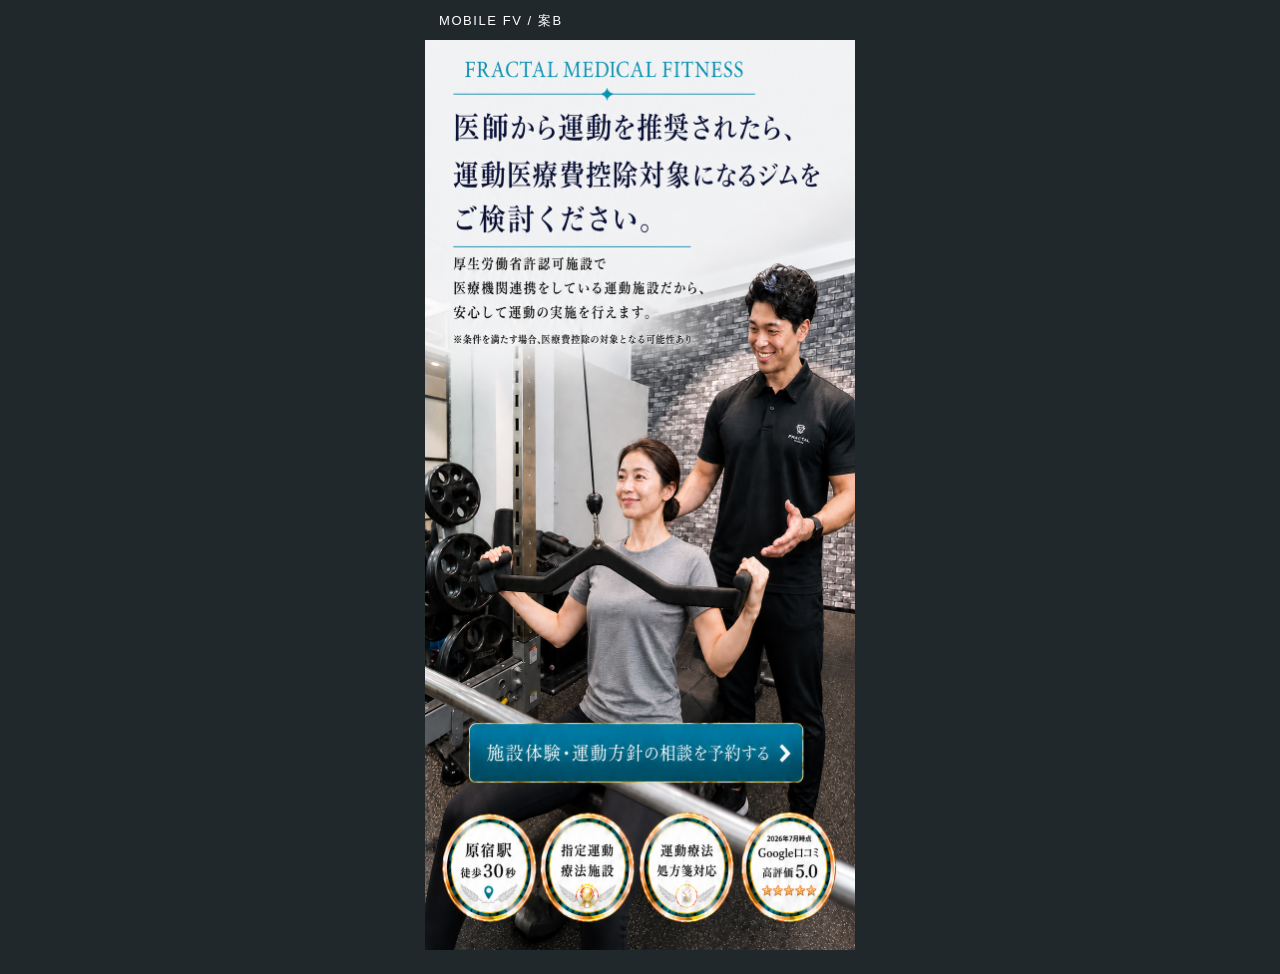
<file: compare-b/index.html>
<!doctype html>
<html lang="ja">
  <head>
    <meta charset="utf-8" />
    <meta name="viewport" content="width=device-width, initial-scale=1" />
    <meta name="robots" content="noindex" />
    <title>案B | FRACTAL MEDICAL FITNESS</title>
    <style>
      :root { color-scheme: light; font-family: -apple-system, BlinkMacSystemFont, "Hiragino Sans", "Yu Gothic", sans-serif; }
      * { box-sizing: border-box; }
      html, body { margin: 0; min-height: 100%; }
      body { background: #20282b; }
      main { min-height: 100svh; padding: 12px 0 24px; }
      .label { color: #fff; font-size: 13px; letter-spacing: .12em; margin: 0 auto 10px; max-width: 430px; padding: 0 14px; }
      .fv { display: block; height: auto; margin: 0 auto; max-width: 430px; width: 100%; }
    </style>
  </head>
  <body>
    <main>
      <p class="label">MOBILE FV / 案B</p>
      <img class="fv" src="fv-mobile-b.png" alt="FRACTAL MEDICAL FITNESS 案Bのモバイル版ファーストビュー" width="862" height="1825" />
    </main>
  </body>
</html>
</file>
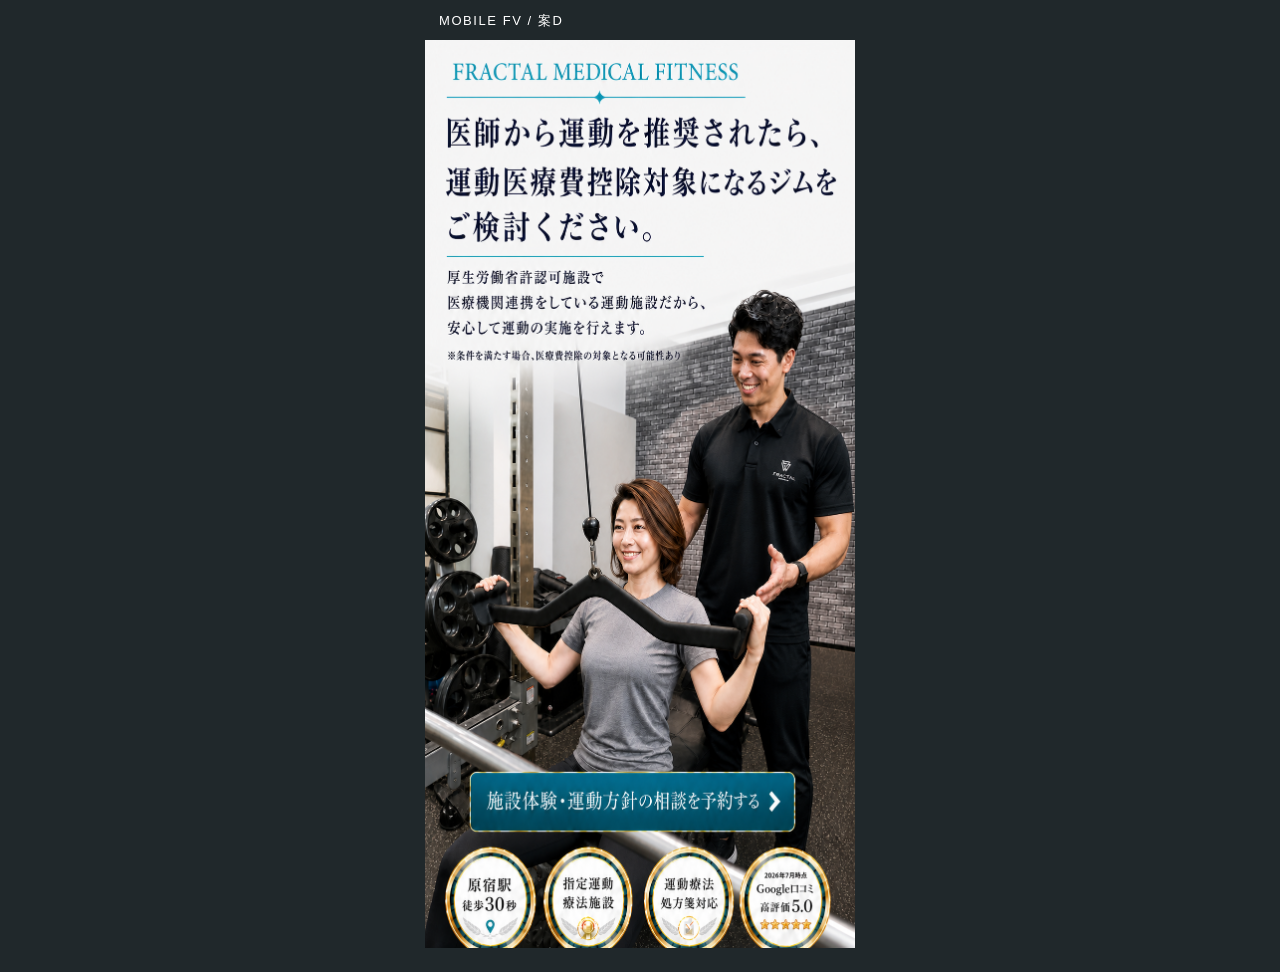
<file: compare-d/index.html>
<!doctype html>
<html lang="ja">
  <head>
    <meta charset="utf-8" />
    <meta name="viewport" content="width=device-width, initial-scale=1" />
    <meta name="robots" content="noindex" />
    <title>案D | FRACTAL MEDICAL FITNESS</title>
    <style>
      :root { color-scheme: light; font-family: -apple-system, BlinkMacSystemFont, "Hiragino Sans", "Yu Gothic", sans-serif; }
      * { box-sizing: border-box; }
      html, body { margin: 0; min-height: 100%; }
      body { background: #20282b; }
      main { min-height: 100svh; padding: 12px 0 24px; }
      .label { color: #fff; font-size: 13px; letter-spacing: .12em; margin: 0 auto 10px; max-width: 430px; padding: 0 14px; }
      .fv { display: block; height: auto; margin: 0 auto; max-width: 430px; width: 100%; }
    </style>
  </head>
  <body>
    <main>
      <p class="label">MOBILE FV / 案D</p>
      <img class="fv" src="fv-mobile-d.png" alt="FRACTAL MEDICAL FITNESS 案Dのモバイル版ファーストビュー" width="863" height="1823" />
    </main>
  </body>
</html>
</file>
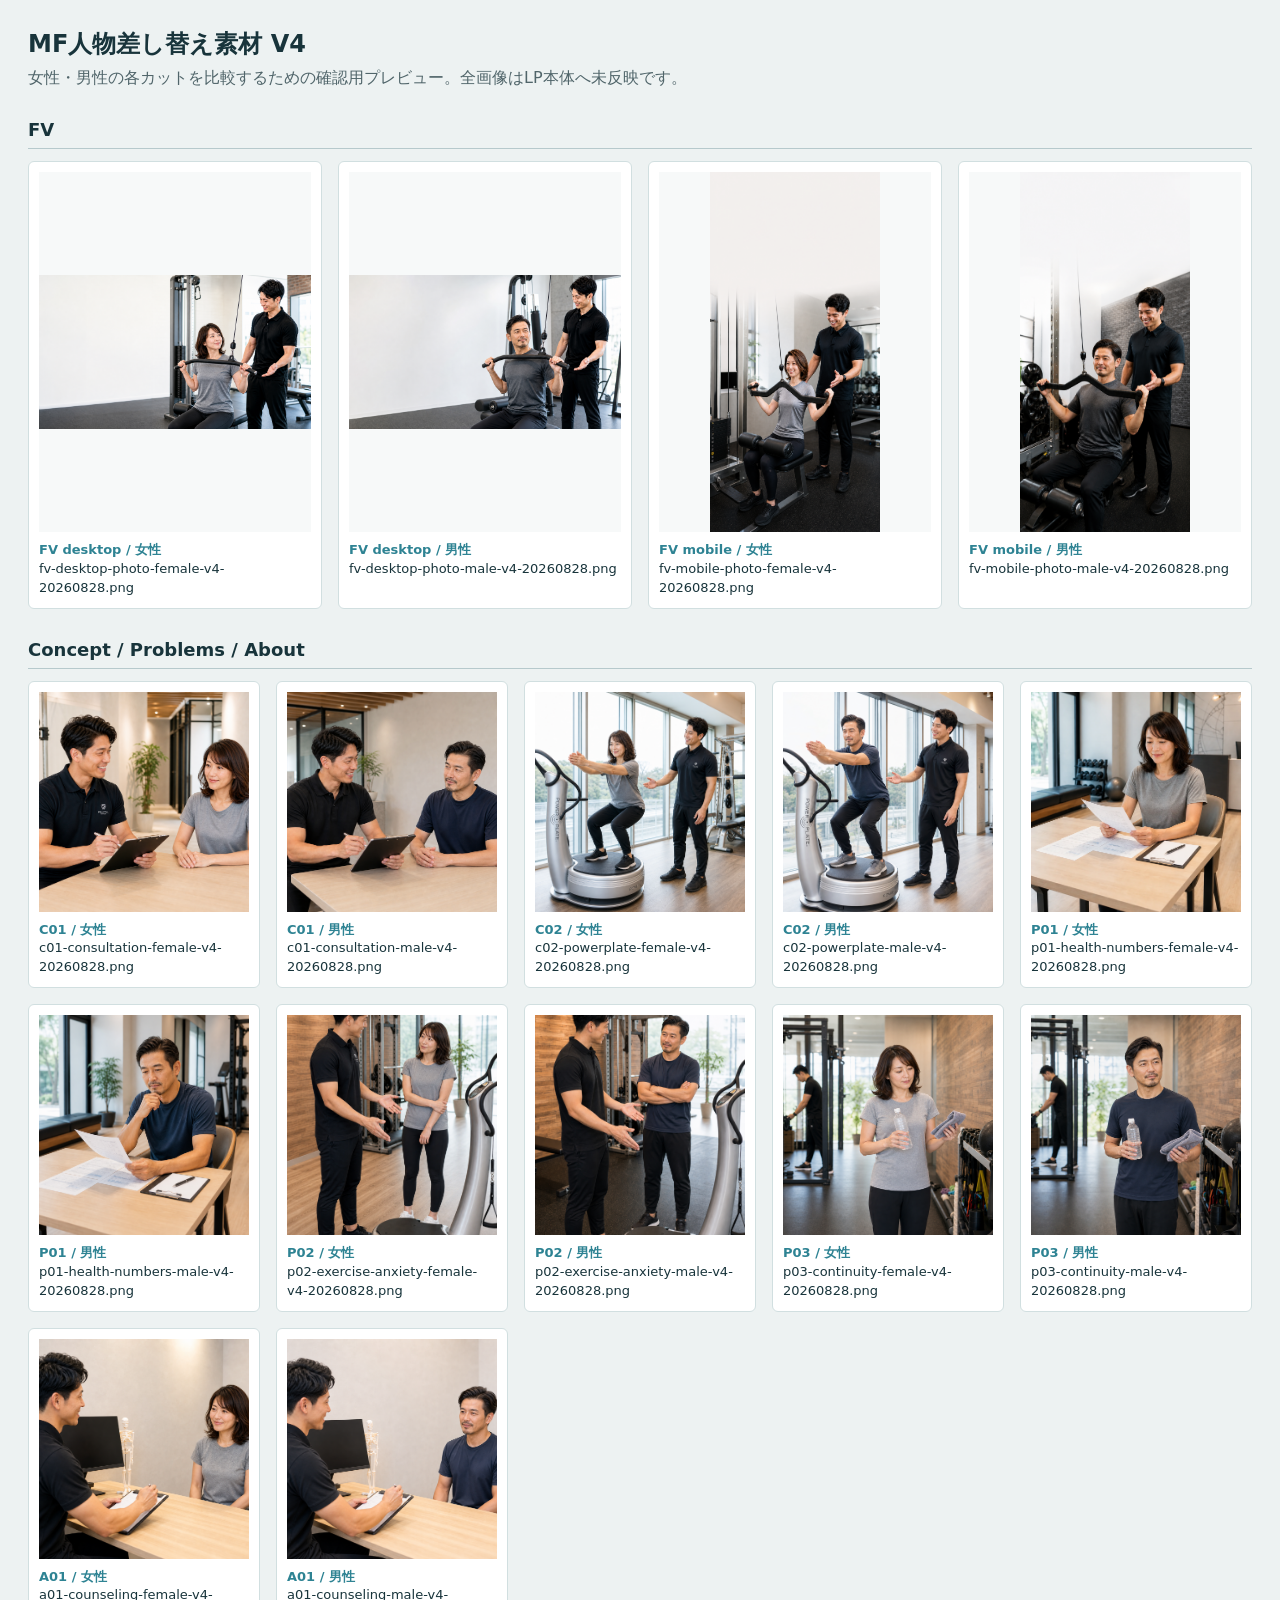
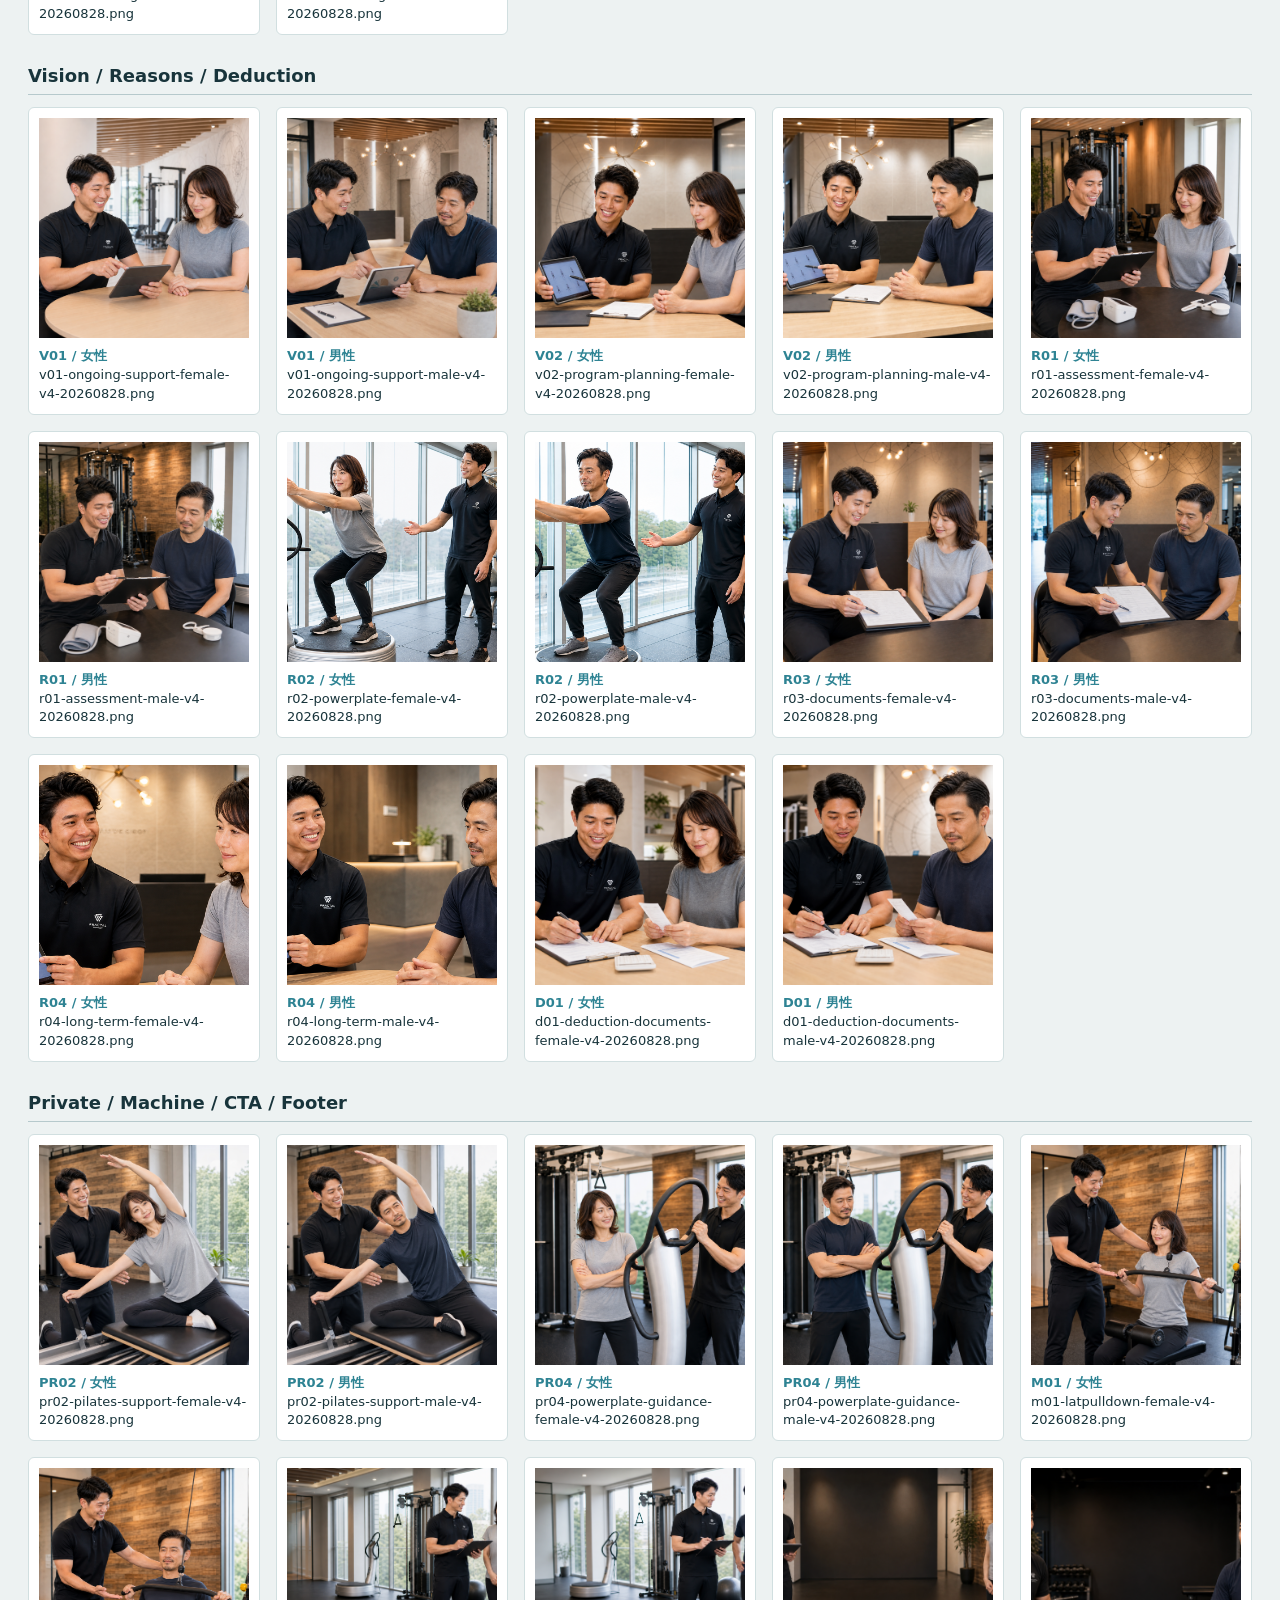
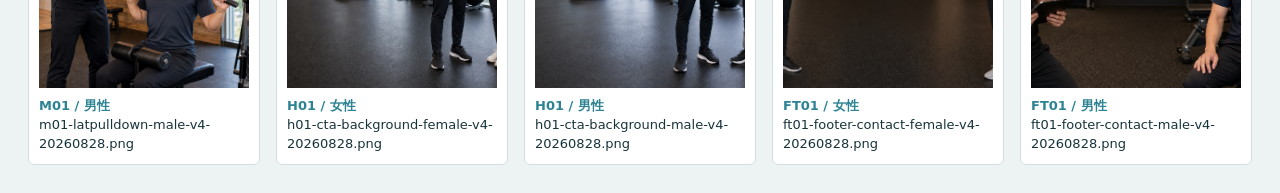
<file: lp-medical-fitness/img/mf-replacement-20260828-v4/preview.html>
<!doctype html>
<html lang="ja">
<head>
  <meta charset="utf-8">
  <meta name="viewport" content="width=device-width, initial-scale=1">
  <title>MF replacement assets V4</title>
  <style>
    :root { color-scheme: light; font-family: system-ui, -apple-system, sans-serif; }
    body { margin: 0; padding: 28px; background: #edf2f2; color: #18343b; }
    h1 { margin: 0 0 8px; font-size: 24px; }
    p { margin: 0 0 24px; color: #50656a; }
    h2 { margin: 30px 0 12px; font-size: 18px; border-bottom: 1px solid #b6c9cc; padding-bottom: 8px; }
    .grid { display: grid; grid-template-columns: repeat(auto-fit, minmax(230px, 1fr)); gap: 16px; }
    figure { margin: 0; padding: 10px; background: #fff; border: 1px solid #d1dfe0; border-radius: 6px; }
    img { display: block; width: 100%; height: 220px; object-fit: cover; background: #f7f9f9; }
    .portrait img { height: 360px; object-fit: contain; }
    figcaption { padding-top: 9px; font-size: 13px; line-height: 1.45; word-break: break-word; }
    .role { color: #2e8393; font-weight: 700; }
    @media (max-width: 600px) {
      body { padding: 16px; }
      .grid { grid-template-columns: repeat(2, minmax(0, 1fr)); gap: 10px; }
      img { height: 150px; }
      .portrait img { height: 250px; }
      figcaption { font-size: 11px; }
    }
  </style>
</head>
<body>
  <h1>MF人物差し替え素材 V4</h1>
  <p>女性・男性の各カットを比較するための確認用プレビュー。全画像はLP本体へ未反映です。</p>

  <h2>FV</h2>
  <div class="grid">
    <figure class="portrait"><img src="fv-desktop-photo-female-v4-20260828.png" alt="FV desktop female"><figcaption><span class="role">FV desktop / 女性</span><br>fv-desktop-photo-female-v4-20260828.png</figcaption></figure>
    <figure class="portrait"><img src="fv-desktop-photo-male-v4-20260828.png" alt="FV desktop male"><figcaption><span class="role">FV desktop / 男性</span><br>fv-desktop-photo-male-v4-20260828.png</figcaption></figure>
    <figure class="portrait"><img src="fv-mobile-photo-female-v4-20260828.png" alt="FV mobile female"><figcaption><span class="role">FV mobile / 女性</span><br>fv-mobile-photo-female-v4-20260828.png</figcaption></figure>
    <figure class="portrait"><img src="fv-mobile-photo-male-v4-20260828.png" alt="FV mobile male"><figcaption><span class="role">FV mobile / 男性</span><br>fv-mobile-photo-male-v4-20260828.png</figcaption></figure>
  </div>

  <h2>Concept / Problems / About</h2>
  <div class="grid">
    <figure><img src="c01-consultation-female-v4-20260828.png" alt="C01 female"><figcaption><span class="role">C01 / 女性</span><br>c01-consultation-female-v4-20260828.png</figcaption></figure>
    <figure><img src="c01-consultation-male-v4-20260828.png" alt="C01 male"><figcaption><span class="role">C01 / 男性</span><br>c01-consultation-male-v4-20260828.png</figcaption></figure>
    <figure><img src="c02-powerplate-female-v4-20260828.png" alt="C02 female"><figcaption><span class="role">C02 / 女性</span><br>c02-powerplate-female-v4-20260828.png</figcaption></figure>
    <figure><img src="c02-powerplate-male-v4-20260828.png" alt="C02 male"><figcaption><span class="role">C02 / 男性</span><br>c02-powerplate-male-v4-20260828.png</figcaption></figure>
    <figure><img src="p01-health-numbers-female-v4-20260828.png" alt="P01 female"><figcaption><span class="role">P01 / 女性</span><br>p01-health-numbers-female-v4-20260828.png</figcaption></figure>
    <figure><img src="p01-health-numbers-male-v4-20260828.png" alt="P01 male"><figcaption><span class="role">P01 / 男性</span><br>p01-health-numbers-male-v4-20260828.png</figcaption></figure>
    <figure><img src="p02-exercise-anxiety-female-v4-20260828.png" alt="P02 female"><figcaption><span class="role">P02 / 女性</span><br>p02-exercise-anxiety-female-v4-20260828.png</figcaption></figure>
    <figure><img src="p02-exercise-anxiety-male-v4-20260828.png" alt="P02 male"><figcaption><span class="role">P02 / 男性</span><br>p02-exercise-anxiety-male-v4-20260828.png</figcaption></figure>
    <figure><img src="p03-continuity-female-v4-20260828.png" alt="P03 female"><figcaption><span class="role">P03 / 女性</span><br>p03-continuity-female-v4-20260828.png</figcaption></figure>
    <figure><img src="p03-continuity-male-v4-20260828.png" alt="P03 male"><figcaption><span class="role">P03 / 男性</span><br>p03-continuity-male-v4-20260828.png</figcaption></figure>
    <figure><img src="a01-counseling-female-v4-20260828.png" alt="A01 female"><figcaption><span class="role">A01 / 女性</span><br>a01-counseling-female-v4-20260828.png</figcaption></figure>
    <figure><img src="a01-counseling-male-v4-20260828.png" alt="A01 male"><figcaption><span class="role">A01 / 男性</span><br>a01-counseling-male-v4-20260828.png</figcaption></figure>
  </div>

  <h2>Vision / Reasons / Deduction</h2>
  <div class="grid">
    <figure><img src="v01-ongoing-support-female-v4-20260828.png" alt="V01 female"><figcaption><span class="role">V01 / 女性</span><br>v01-ongoing-support-female-v4-20260828.png</figcaption></figure>
    <figure><img src="v01-ongoing-support-male-v4-20260828.png" alt="V01 male"><figcaption><span class="role">V01 / 男性</span><br>v01-ongoing-support-male-v4-20260828.png</figcaption></figure>
    <figure><img src="v02-program-planning-female-v4-20260828.png" alt="V02 female"><figcaption><span class="role">V02 / 女性</span><br>v02-program-planning-female-v4-20260828.png</figcaption></figure>
    <figure><img src="v02-program-planning-male-v4-20260828.png" alt="V02 male"><figcaption><span class="role">V02 / 男性</span><br>v02-program-planning-male-v4-20260828.png</figcaption></figure>
    <figure><img src="r01-assessment-female-v4-20260828.png" alt="R01 female"><figcaption><span class="role">R01 / 女性</span><br>r01-assessment-female-v4-20260828.png</figcaption></figure>
    <figure><img src="r01-assessment-male-v4-20260828.png" alt="R01 male"><figcaption><span class="role">R01 / 男性</span><br>r01-assessment-male-v4-20260828.png</figcaption></figure>
    <figure><img src="r02-powerplate-female-v4-20260828.png" alt="R02 female"><figcaption><span class="role">R02 / 女性</span><br>r02-powerplate-female-v4-20260828.png</figcaption></figure>
    <figure><img src="r02-powerplate-male-v4-20260828.png" alt="R02 male"><figcaption><span class="role">R02 / 男性</span><br>r02-powerplate-male-v4-20260828.png</figcaption></figure>
    <figure><img src="r03-documents-female-v4-20260828.png" alt="R03 female"><figcaption><span class="role">R03 / 女性</span><br>r03-documents-female-v4-20260828.png</figcaption></figure>
    <figure><img src="r03-documents-male-v4-20260828.png" alt="R03 male"><figcaption><span class="role">R03 / 男性</span><br>r03-documents-male-v4-20260828.png</figcaption></figure>
    <figure><img src="r04-long-term-female-v4-20260828.png" alt="R04 female"><figcaption><span class="role">R04 / 女性</span><br>r04-long-term-female-v4-20260828.png</figcaption></figure>
    <figure><img src="r04-long-term-male-v4-20260828.png" alt="R04 male"><figcaption><span class="role">R04 / 男性</span><br>r04-long-term-male-v4-20260828.png</figcaption></figure>
    <figure><img src="d01-deduction-documents-female-v4-20260828.png" alt="D01 female"><figcaption><span class="role">D01 / 女性</span><br>d01-deduction-documents-female-v4-20260828.png</figcaption></figure>
    <figure><img src="d01-deduction-documents-male-v4-20260828.png" alt="D01 male"><figcaption><span class="role">D01 / 男性</span><br>d01-deduction-documents-male-v4-20260828.png</figcaption></figure>
  </div>

  <h2>Private / Machine / CTA / Footer</h2>
  <div class="grid">
    <figure><img src="pr02-pilates-support-female-v4-20260828.png" alt="PR02 female"><figcaption><span class="role">PR02 / 女性</span><br>pr02-pilates-support-female-v4-20260828.png</figcaption></figure>
    <figure><img src="pr02-pilates-support-male-v4-20260828.png" alt="PR02 male"><figcaption><span class="role">PR02 / 男性</span><br>pr02-pilates-support-male-v4-20260828.png</figcaption></figure>
    <figure><img src="pr04-powerplate-guidance-female-v4-20260828.png" alt="PR04 female"><figcaption><span class="role">PR04 / 女性</span><br>pr04-powerplate-guidance-female-v4-20260828.png</figcaption></figure>
    <figure><img src="pr04-powerplate-guidance-male-v4-20260828.png" alt="PR04 male"><figcaption><span class="role">PR04 / 男性</span><br>pr04-powerplate-guidance-male-v4-20260828.png</figcaption></figure>
    <figure><img src="m01-latpulldown-female-v4-20260828.png" alt="M01 female"><figcaption><span class="role">M01 / 女性</span><br>m01-latpulldown-female-v4-20260828.png</figcaption></figure>
    <figure><img src="m01-latpulldown-male-v4-20260828.png" alt="M01 male"><figcaption><span class="role">M01 / 男性</span><br>m01-latpulldown-male-v4-20260828.png</figcaption></figure>
    <figure><img src="h01-cta-background-female-v4-20260828.png" alt="H01 female"><figcaption><span class="role">H01 / 女性</span><br>h01-cta-background-female-v4-20260828.png</figcaption></figure>
    <figure><img src="h01-cta-background-male-v4-20260828.png" alt="H01 male"><figcaption><span class="role">H01 / 男性</span><br>h01-cta-background-male-v4-20260828.png</figcaption></figure>
    <figure><img src="ft01-footer-contact-female-v4-20260828.png" alt="FT01 female"><figcaption><span class="role">FT01 / 女性</span><br>ft01-footer-contact-female-v4-20260828.png</figcaption></figure>
    <figure><img src="ft01-footer-contact-male-v4-20260828.png" alt="FT01 male"><figcaption><span class="role">FT01 / 男性</span><br>ft01-footer-contact-male-v4-20260828.png</figcaption></figure>
  </div>
</body>
</html>
</file>
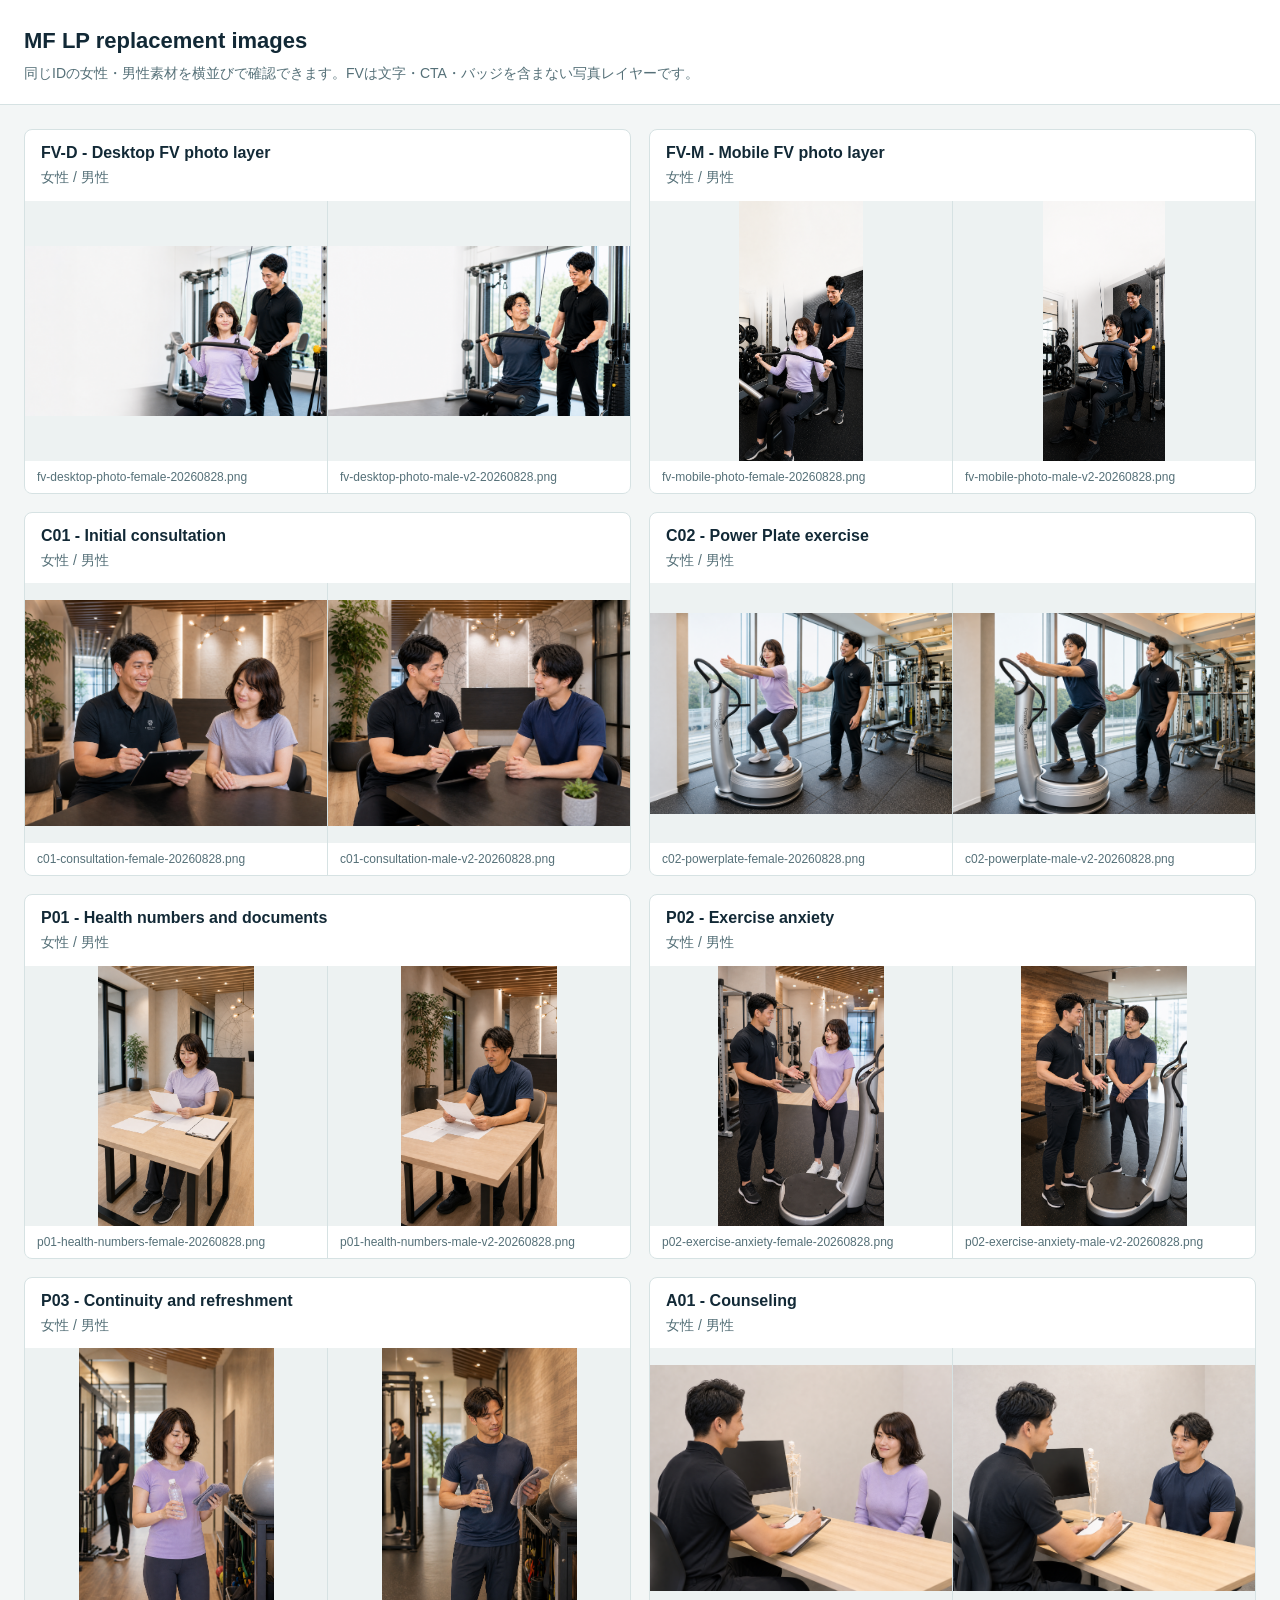
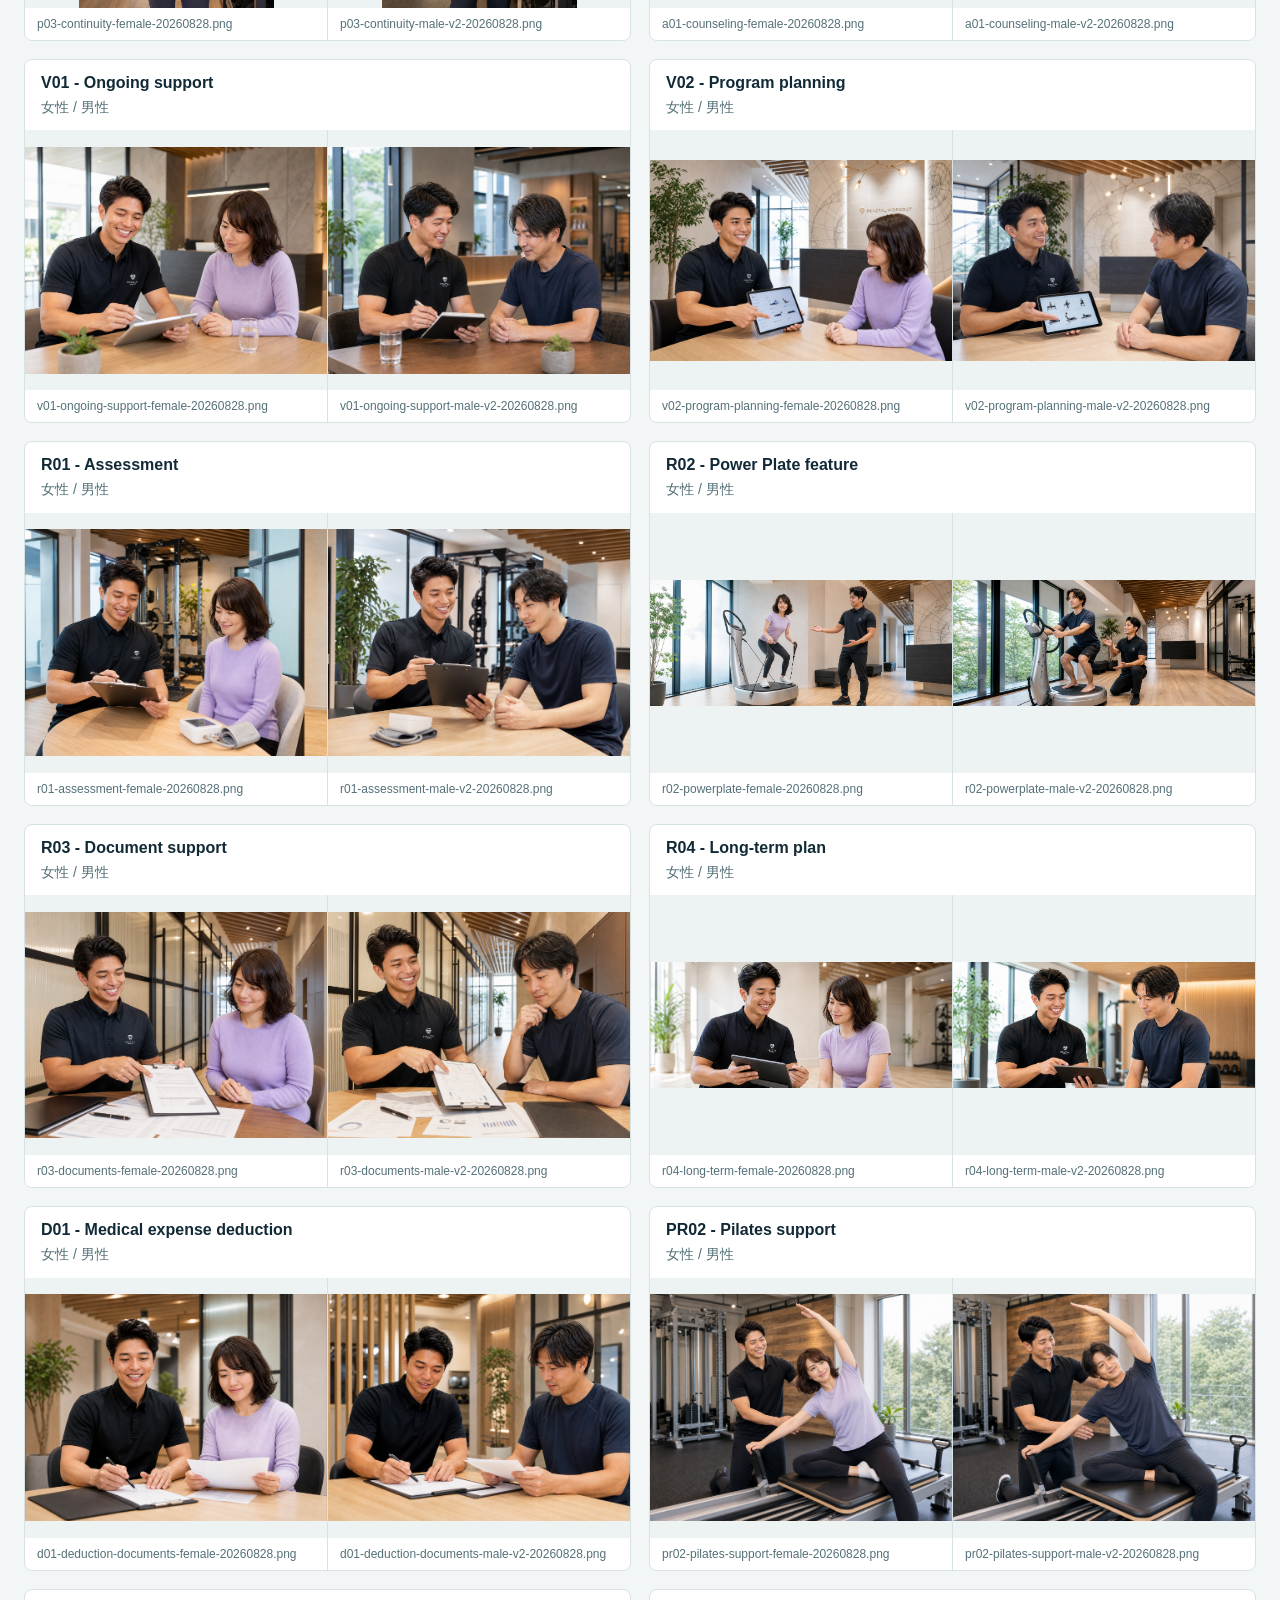
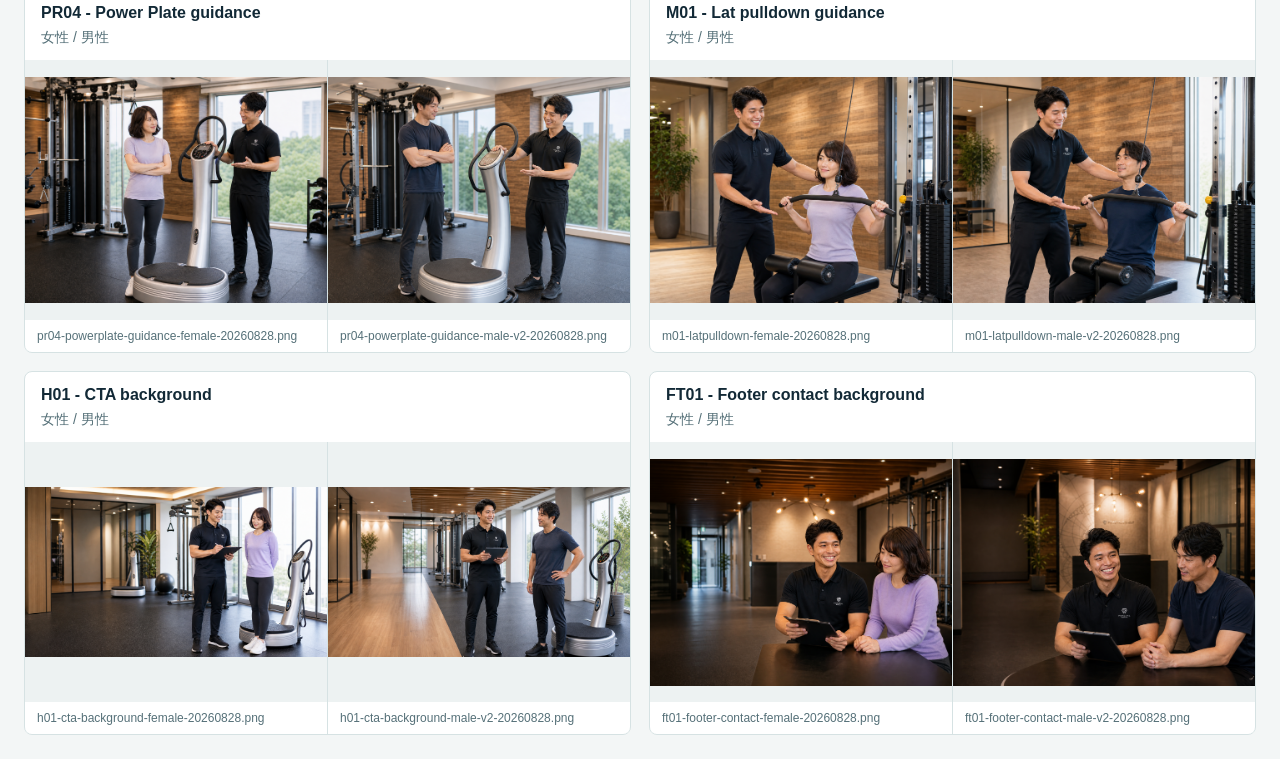
<file: lp-medical-fitness/img/mf-replacement-20260828/preview.html>
<!doctype html>
<html lang="ja">
<head>
  <meta charset="utf-8">
  <meta name="viewport" content="width=device-width, initial-scale=1">
  <title>MF LP replacement images 2026-08-28</title>
  <style>
    :root { color-scheme: light; font-family: -apple-system, BlinkMacSystemFont, "Hiragino Sans", sans-serif; }
    body { margin: 0; color: #122936; background: #f3f6f6; }
    header { padding: 28px 24px 20px; background: #fff; border-bottom: 1px solid #d6e2e3; }
    h1 { margin: 0 0 8px; font-size: 22px; font-weight: 700; }
    p { margin: 0; color: #557078; font-size: 14px; line-height: 1.6; }
    main { max-width: 1480px; margin: 0 auto; padding: 24px; }
    .grid { display: grid; grid-template-columns: repeat(2, minmax(0, 1fr)); gap: 18px; }
    .pair { overflow: hidden; background: #fff; border: 1px solid #d6e2e3; border-radius: 8px; }
    .pair h2 { margin: 0; padding: 14px 16px 4px; font-size: 16px; }
    .pair p { padding: 0 16px 12px; }
    .images { display: grid; grid-template-columns: repeat(2, minmax(0, 1fr)); gap: 1px; background: #d6e2e3; }
    figure { margin: 0; min-width: 0; background: #fff; }
    figcaption { padding: 9px 12px; overflow-wrap: anywhere; font-size: 12px; color: #557078; }
    img { display: block; width: 100%; height: 260px; object-fit: contain; background: #edf2f2; }
    a { color: #167f93; }
    @media (max-width: 760px) {
      main { padding: 14px; }
      .grid { grid-template-columns: 1fr; }
      img { height: 230px; }
    }
  </style>
</head>
<body>
  <header>
    <h1>MF LP replacement images</h1>
    <p>同じIDの女性・男性素材を横並びで確認できます。FVは文字・CTA・バッジを含まない写真レイヤーです。</p>
  </header>
  <main>
    <div class="grid" id="grid"></div>
  </main>
  <script>
    const pairs = [
      ["FV-D", "Desktop FV photo layer", "fv-desktop-photo-female-20260828.png", "fv-desktop-photo-male-v2-20260828.png"],
      ["FV-M", "Mobile FV photo layer", "fv-mobile-photo-female-20260828.png", "fv-mobile-photo-male-v2-20260828.png"],
      ["C01", "Initial consultation", "c01-consultation-female-20260828.png", "c01-consultation-male-v2-20260828.png"],
      ["C02", "Power Plate exercise", "c02-powerplate-female-20260828.png", "c02-powerplate-male-v2-20260828.png"],
      ["P01", "Health numbers and documents", "p01-health-numbers-female-20260828.png", "p01-health-numbers-male-v2-20260828.png"],
      ["P02", "Exercise anxiety", "p02-exercise-anxiety-female-20260828.png", "p02-exercise-anxiety-male-v2-20260828.png"],
      ["P03", "Continuity and refreshment", "p03-continuity-female-20260828.png", "p03-continuity-male-v2-20260828.png"],
      ["A01", "Counseling", "a01-counseling-female-20260828.png", "a01-counseling-male-v2-20260828.png"],
      ["V01", "Ongoing support", "v01-ongoing-support-female-20260828.png", "v01-ongoing-support-male-v2-20260828.png"],
      ["V02", "Program planning", "v02-program-planning-female-20260828.png", "v02-program-planning-male-v2-20260828.png"],
      ["R01", "Assessment", "r01-assessment-female-20260828.png", "r01-assessment-male-v2-20260828.png"],
      ["R02", "Power Plate feature", "r02-powerplate-female-20260828.png", "r02-powerplate-male-v2-20260828.png"],
      ["R03", "Document support", "r03-documents-female-20260828.png", "r03-documents-male-v2-20260828.png"],
      ["R04", "Long-term plan", "r04-long-term-female-20260828.png", "r04-long-term-male-v2-20260828.png"],
      ["D01", "Medical expense deduction", "d01-deduction-documents-female-20260828.png", "d01-deduction-documents-male-v2-20260828.png"],
      ["PR02", "Pilates support", "pr02-pilates-support-female-20260828.png", "pr02-pilates-support-male-v2-20260828.png"],
      ["PR04", "Power Plate guidance", "pr04-powerplate-guidance-female-20260828.png", "pr04-powerplate-guidance-male-v2-20260828.png"],
      ["M01", "Lat pulldown guidance", "m01-latpulldown-female-20260828.png", "m01-latpulldown-male-v2-20260828.png"],
      ["H01", "CTA background", "h01-cta-background-female-20260828.png", "h01-cta-background-male-v2-20260828.png"],
      ["FT01", "Footer contact background", "ft01-footer-contact-female-20260828.png", "ft01-footer-contact-male-v2-20260828.png"]
    ];
    const grid = document.getElementById("grid");
    for (const [id, label, female, male] of pairs) {
      const card = document.createElement("article");
      card.className = "pair";
      card.innerHTML = `
        <h2>${id} - ${label}</h2>
        <p>女性 / 男性</p>
        <div class="images">
          <figure><a href="${female}"><img loading="lazy" src="${female}" alt="${id} female"></a><figcaption>${female}</figcaption></figure>
          <figure><a href="${male}"><img loading="lazy" src="${male}" alt="${id} male"></a><figcaption>${male}</figcaption></figure>
        </div>`;
      grid.appendChild(card);
    }
  </script>
</body>
</html>
</file>
